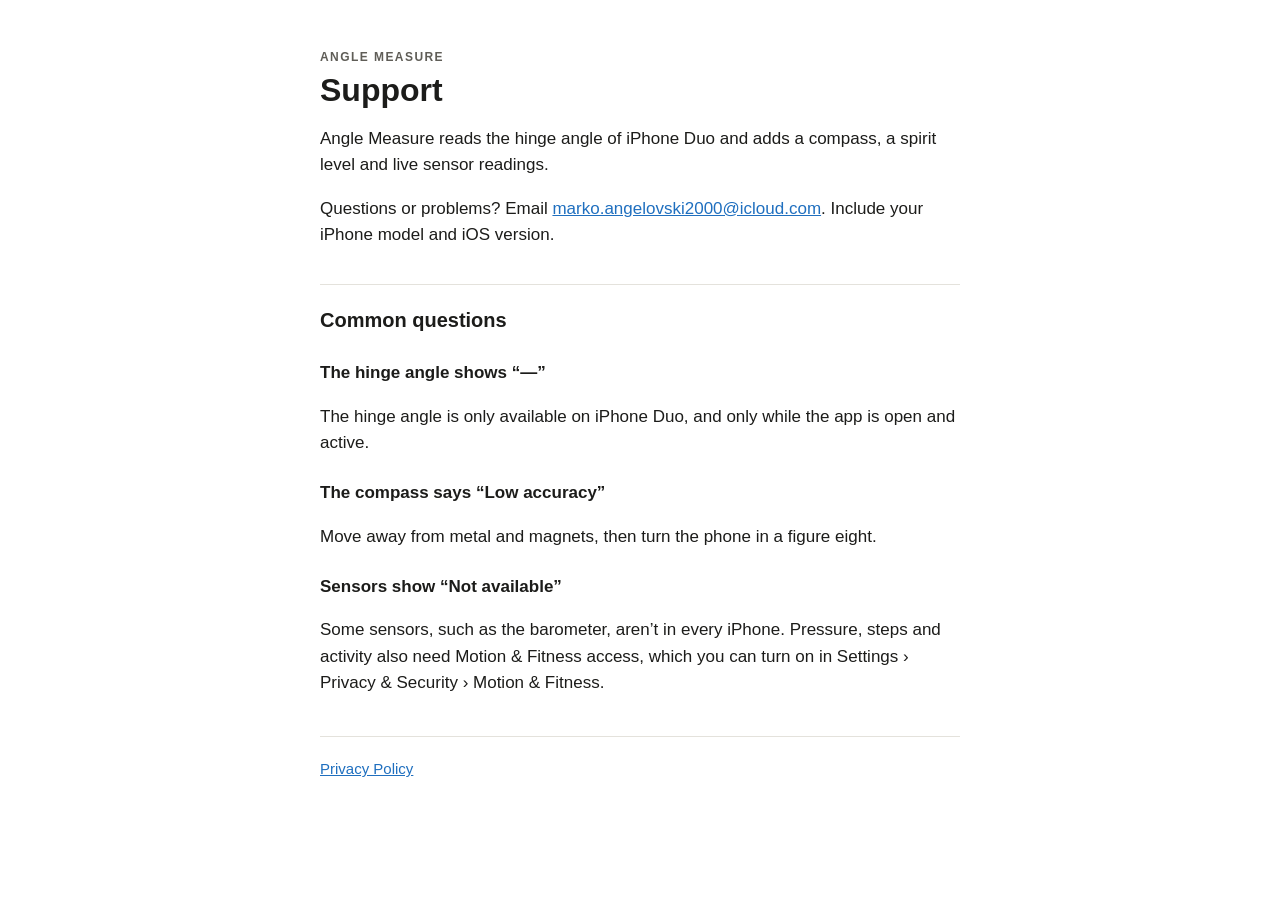
<file: index.html>
<!doctype html>
<html lang="en">
<head>
<meta charset="utf-8">
<meta name="viewport" content="width=device-width, initial-scale=1">
<title>Angle Measure Support</title>
<link rel="stylesheet" href="style.css">
</head>
<body>
<main>
<p class="eyebrow">Angle Measure</p>
<h1>Support</h1>
<p>Angle Measure reads the hinge angle of iPhone Duo and adds a compass, a spirit level and live sensor readings.</p>
<p>Questions or problems? Email <a href="mailto:marko.angelovski2000@icloud.com">marko.angelovski2000@icloud.com</a>. Include your iPhone model and iOS version.</p>

<h2>Common questions</h2>
<h3>The hinge angle shows “—”</h3>
<p>The hinge angle is only available on iPhone Duo, and only while the app is open and active.</p>

<h3>The compass says “Low accuracy”</h3>
<p>Move away from metal and magnets, then turn the phone in a figure eight.</p>

<h3>Sensors show “Not available”</h3>
<p>Some sensors, such as the barometer, aren’t in every iPhone. Pressure, steps and activity also need Motion &amp; Fitness access, which you can turn on in Settings › Privacy &amp; Security › Motion &amp; Fitness.</p>

<p class="footer"><a href="privacy.html">Privacy Policy</a></p>
</main>
</body>
</html>
</file>
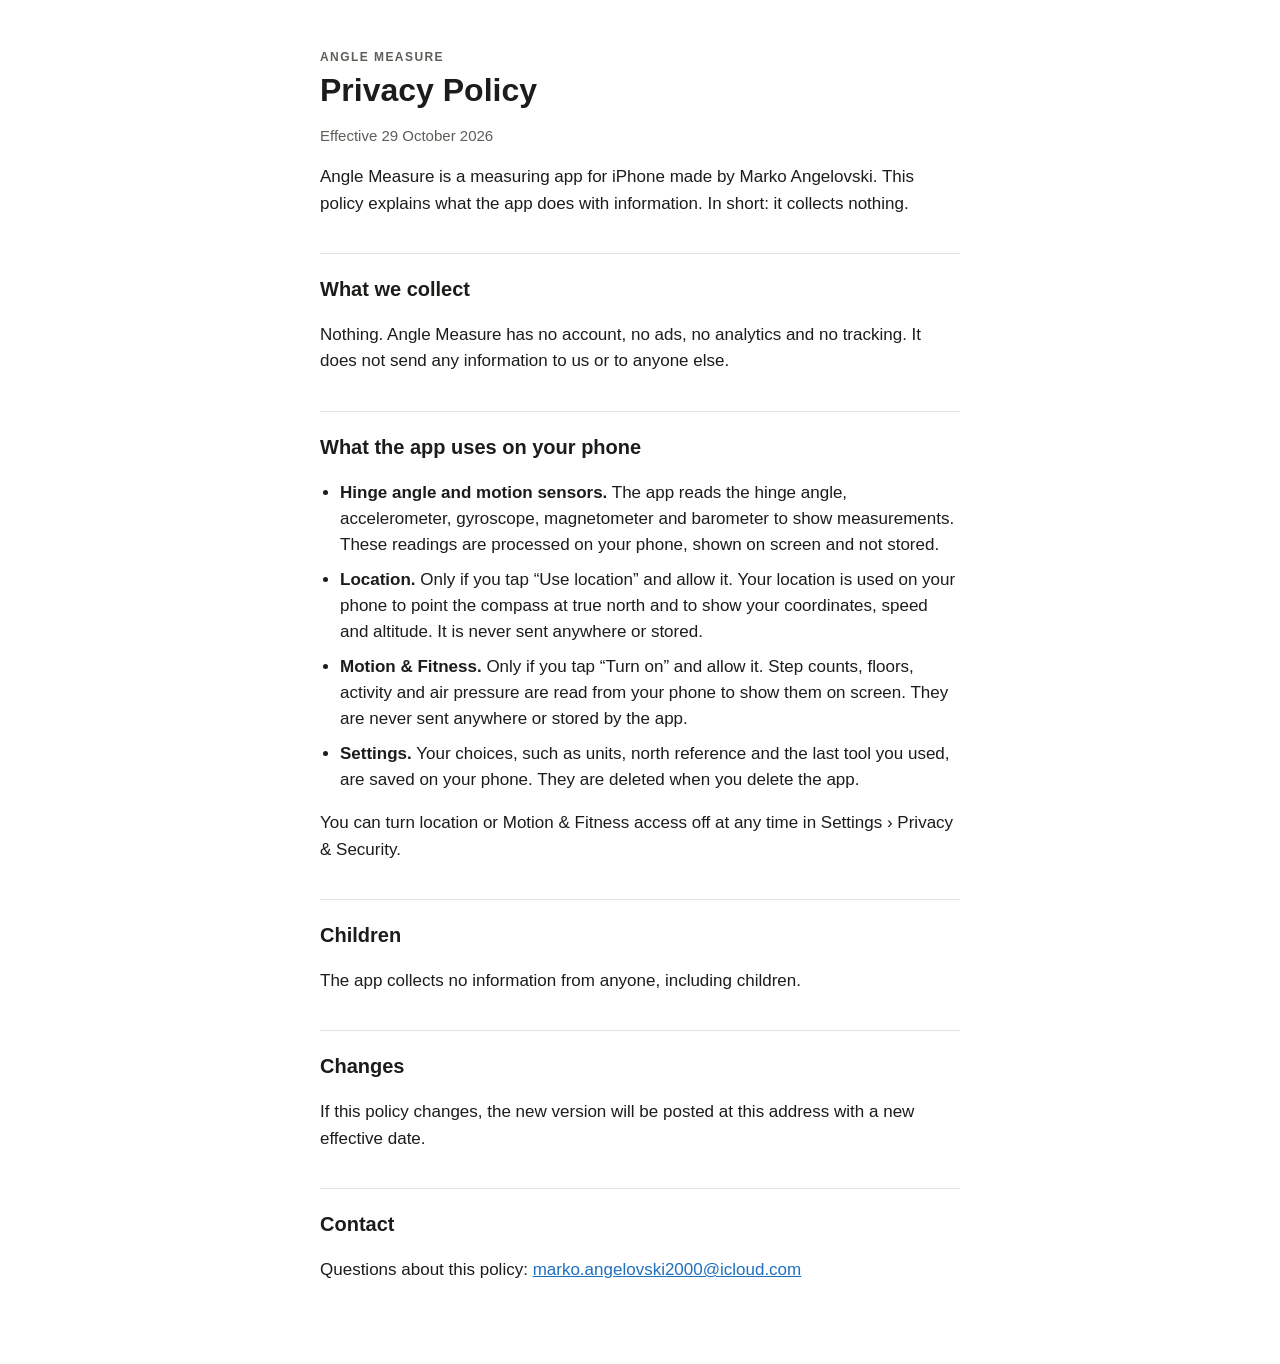
<file: privacy.html>
<!doctype html>
<html lang="en">
<head>
<meta charset="utf-8">
<meta name="viewport" content="width=device-width, initial-scale=1">
<title>Angle Measure Privacy Policy</title>
<link rel="stylesheet" href="style.css">
</head>
<body>
<main>
<p class="eyebrow"><a href="./">Angle Measure</a></p>
<h1>Privacy Policy</h1>
<p class="meta">Effective 29 October 2026</p>

<p>Angle Measure is a measuring app for iPhone made by Marko Angelovski. This policy explains what the app does with information. In short: it collects nothing.</p>

<h2>What we collect</h2>
<p>Nothing. Angle Measure has no account, no ads, no analytics and no tracking. It does not send any information to us or to anyone else.</p>

<h2>What the app uses on your phone</h2>
<ul>
<li><strong>Hinge angle and motion sensors.</strong> The app reads the hinge angle, accelerometer, gyroscope, magnetometer and barometer to show measurements. These readings are processed on your phone, shown on screen and not stored.</li>
<li><strong>Location.</strong> Only if you tap “Use location” and allow it. Your location is used on your phone to point the compass at true north and to show your coordinates, speed and altitude. It is never sent anywhere or stored.</li>
<li><strong>Motion &amp; Fitness.</strong> Only if you tap “Turn on” and allow it. Step counts, floors, activity and air pressure are read from your phone to show them on screen. They are never sent anywhere or stored by the app.</li>
<li><strong>Settings.</strong> Your choices, such as units, north reference and the last tool you used, are saved on your phone. They are deleted when you delete the app.</li>
</ul>
<p>You can turn location or Motion &amp; Fitness access off at any time in Settings › Privacy &amp; Security.</p>

<h2>Children</h2>
<p>The app collects no information from anyone, including children.</p>

<h2>Changes</h2>
<p>If this policy changes, the new version will be posted at this address with a new effective date.</p>

<h2>Contact</h2>
<p>Questions about this policy: <a href="mailto:marko.angelovski2000@icloud.com">marko.angelovski2000@icloud.com</a></p>
</main>
</body>
</html>
</file>
<file: style.css>
:root {
  --surface: #ffffff;
  --ink: #1c1c1a;
  --ink-secondary: #5f5d57;
  --hairline: #e4e2dc;
  --accent: #1f6fbf;
}

@media (prefers-color-scheme: dark) {
  :root {
    --surface: #0f0f0e;
    --ink: #eceae4;
    --ink-secondary: #9d9a92;
    --hairline: #2b2b29;
    --accent: #5aa2e8;
  }
}

body {
  margin: 0;
  background: var(--surface);
  color: var(--ink);
  font: 17px/1.55 -apple-system, BlinkMacSystemFont, "Helvetica Neue", Helvetica, Arial, sans-serif;
}

main {
  max-width: 640px;
  margin: 0 auto;
  padding: 48px 16px 64px;
}

h1 { font-size: 32px; line-height: 1.2; margin: 4px 0 8px; }
h2 { font-size: 20px; margin: 36px 0 8px; padding-top: 20px; border-top: 1px solid var(--hairline); }
h3 { font-size: 17px; margin: 24px 0 4px; }
p, li { color: var(--ink); }
ul { padding-left: 20px; }
li { margin: 8px 0; }

a { color: var(--accent); }

.eyebrow {
  margin: 0;
  font-size: 12px;
  font-weight: 600;
  letter-spacing: 0.12em;
  text-transform: uppercase;
  color: var(--ink-secondary);
}
.eyebrow a { color: inherit; text-decoration: none; }
.meta, .footer { color: var(--ink-secondary); font-size: 15px; }
.footer { margin-top: 40px; padding-top: 20px; border-top: 1px solid var(--hairline); }
</file>
